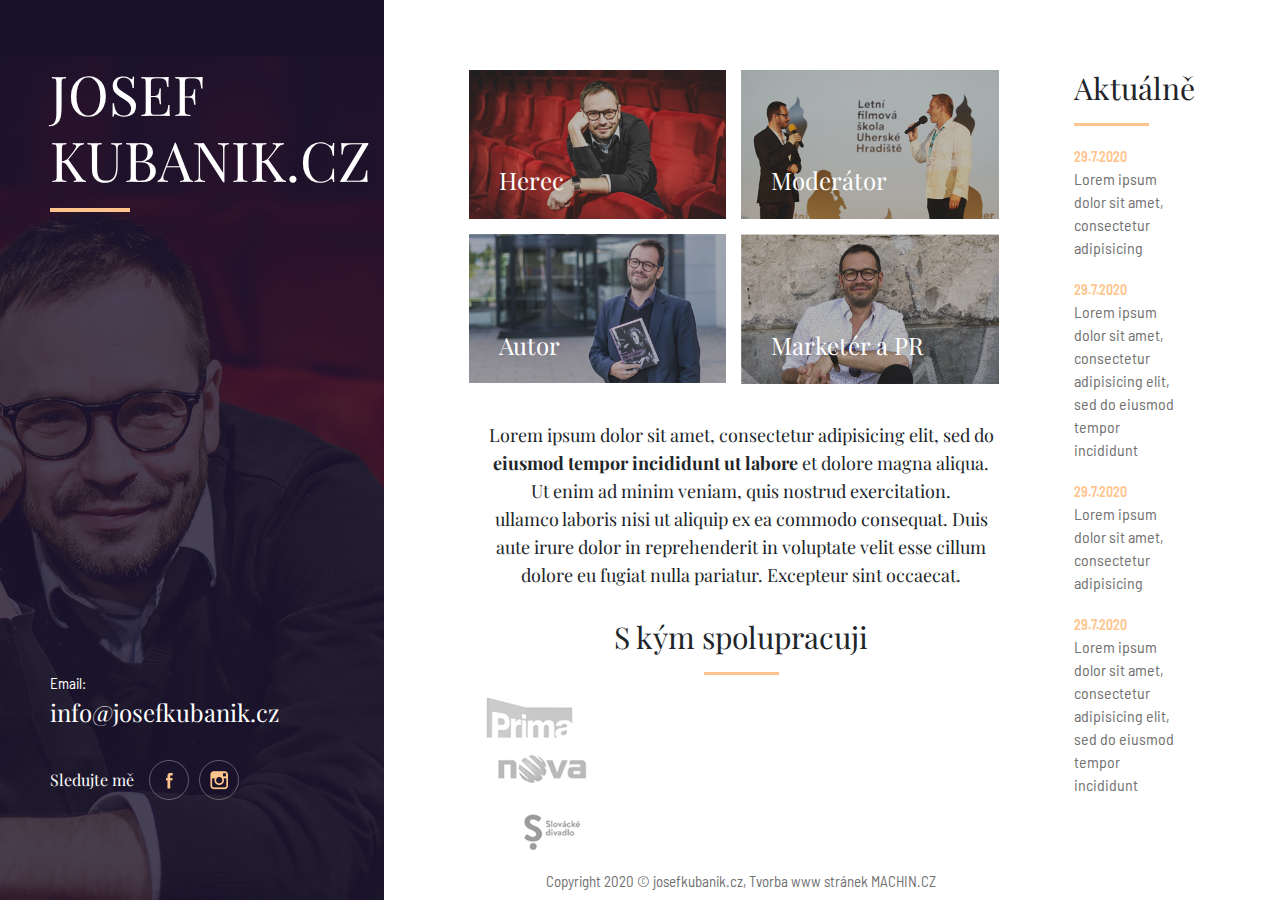
<file: index.html>
<html lang="en">
<head>
    <meta charset="UTF-8">
    <meta name="viewport" content="width=device-width, initial-scale=1.0">
    <link rel="stylesheet" href="https://stackpath.bootstrapcdn.com/bootstrap/4.5.0/css/bootstrap.min.css">
    <link rel="stylesheet" href="style.css">
    <link rel="stylesheet" href="css/owl.carousel.min.css">
    <link rel="stylesheet" href="css/owl.theme.default.min.css">
    <title>Kubanik</title>
</head>
<body>
    <div class="col-row">
        <div class="col-left">
            <div class="photo">
                <div class="name">
                    <a href="index.html"><h2>Josef<br>Kubanik.cz</h2></a>
                </div>
                <div class="contact">
                    <div class="email">
                        <p>Email:</p>
                        <a href="mailto:info@josefkubanik.cz">info@josefkubanik.cz</a>
                    </div>
                    <div class="socials">
                        <p>Sledujte mě</p>
                        <a href="#" class="icon"><img src="img/fb.png" alt="fb-icon"></a>
                        <a href="#" class="icon"><img src="img/ig.png" alt="ig-icon"></a>
                    </div>
                </div>
            </div>
        </div>
        <div class="col-right">
            <div id="content">
                <div class="row">
                    <div class="col-12 col-xl-9">
                        <div class="row">
                            <div class="col-12 col-xl-6 section-home">
                                <a href="#">
                                    <img src="img/herec.png" alt="herec" class="img-fluid">
                                    <p>Herec</p>    
                                </a>
                            </div>
                            <div class="col-12 col-xl-6 section-home">
                                <a href="#">
                                    <img src="img/moderator.png" alt="moderator" class="img-fluid">
                                    <p>Moderátor</p>    
                                </a>
                            </div>
                            <div class="col-12 col-xl-6 section-home">
                                <a href="#">
                                    <img src="img/autor.png" alt="autor" class="img-fluid">
                                    <p>Autor</p>    
                                </a>
                            </div>
                            <div class="col-12 col-xl-6 section-home">
                                <a href="#">
                                    <img src="img/marketer.png" alt="marketer" class="img-fluid">
                                    <p>Marketér a PR</p>    
                                </a>
                            </div>
                            <div class="col-12 home-desc">
                                <p>
                                    Lorem ipsum dolor sit amet, consectetur adipisicing elit, sed do <b>eiusmod tempor incididunt ut labore</b> et dolore magna aliqua. Ut enim ad minim veniam, quis nostrud exercitation.
                                </p>
                                <p>
                                    ullamco laboris nisi ut aliquip ex ea commodo consequat. Duis aute irure dolor in reprehenderit in voluptate velit esse cillum dolore eu fugiat nulla pariatur. Excepteur sint occaecat.
                                </p>
                            </div>
                            <div class="col-12 spoluprace">
                                <h2>S kým spolupracuji</h2>
                                <div class="spoluprace-carousel owl-carousel">
                                    <div class="item">
                                        <img src="img/prima.png" alt="prima">
                                    </div>
                                    <div class="item">
                                        <img src="img/nova.png" alt="nova">
                                    </div>
                                    <div class="item">
                                        <img src="img/divadlo.png" alt="divadlo">
                                    </div>
                                </div>
                            </div>
                            <div class="col-12 copyright">
                                <span>Copyright 2020 © josefkubanik.cz, Tvorba www stránek <a href="https://machin.cz/">MACHIN.CZ</a></span>
                            </div>
                        </div>
                    </div>
                    <div class="col-12 col-xl-3 home-news">
                        <h2>Aktuálně</h2>
                        <div class="news">
                            <div class="article">
                                <a href="#" class="date">29.7.2020</a>
                                <p class="ar-content">Lorem ipsum dolor sit amet, consectetur adipisicing</p>
                            </div>
                            <div class="article">
                                <a href="#" class="date">29.7.2020</a>
                                <p class="ar-content">Lorem ipsum dolor sit amet, consectetur adipisicing elit, sed do eiusmod tempor incididunt </p>
                            </div>
                            <div class="article">
                                <a href="#" class="date">29.7.2020</a>
                                <p class="ar-content">Lorem ipsum dolor sit amet, consectetur adipisicing</p>
                            </div>
                            <div class="article">
                                <a href="#" class="date">29.7.2020</a>
                                <p class="ar-content">Lorem ipsum dolor sit amet, consectetur adipisicing elit, sed do eiusmod tempor incididunt </p>
                            </div>
                        </div>
                    </div>
                </div>
            </div>
        </div>    
    </div>
    <script src="https://code.jquery.com/jquery-3.5.1.slim.min.js" integrity="sha384-DfXdz2htPH0lsSSs5nCTpuj/zy4C+OGpamoFVy38MVBnE+IbbVYUew+OrCXaRkfj" crossorigin="anonymous"></script>
    <script src="https://cdn.jsdelivr.net/npm/popper.js@1.16.0/dist/umd/popper.min.js" integrity="sha384-Q6E9RHvbIyZFJoft+2mJbHaEWldlvI9IOYy5n3zV9zzTtmI3UksdQRVvoxMfooAo" crossorigin="anonymous"></script>
    <script src="https://stackpath.bootstrapcdn.com/bootstrap/4.5.0/js/bootstrap.min.js" integrity="sha384-OgVRvuATP1z7JjHLkuOU7Xw704+h835Lr+6QL9UvYjZE3Ipu6Tp75j7Bh/kR0JKI" crossorigin="anonymous"></script>
    <script src="js/owl.carousel.min.js"></script>
    <script>
        $(document).ready(function () {
            $('.spoluprace-carousel').owlCarousel({
                loop:true,
                loop:true,
                nav: true,
                navText: ["<img src='img/arrow-l.png'>","<img src='img/arrow-r.png'>"],
                responsive:{
                0:{
                    items:2,
                },
                600:{
                    items:2,
                },
                1000:{
                    items:3,
                }
                },
            });
        });
    </script>
</body>
</html>
</file>
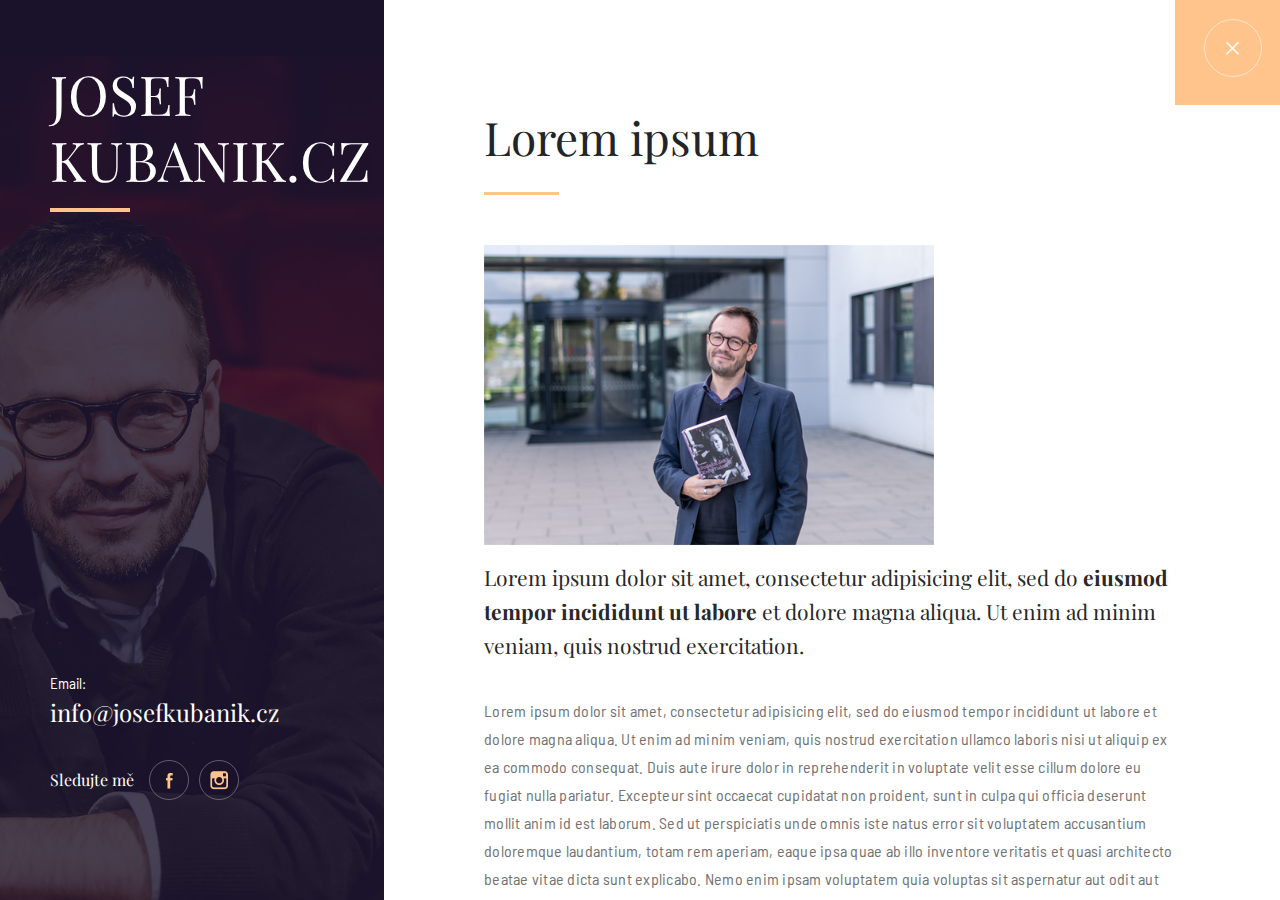
<file: detail.html>
<html lang="en">
<head>
    <meta charset="UTF-8">
    <meta name="viewport" content="width=device-width, initial-scale=1.0">
    <link rel="stylesheet" href="https://stackpath.bootstrapcdn.com/bootstrap/4.5.0/css/bootstrap.min.css">
    <link rel="stylesheet" href="style.css">
    <link rel="stylesheet" href="css/owl.carousel.min.css">
    <link rel="stylesheet" href="css/owl.theme.default.min.css">
    <title>Kubanik</title>
</head>
<body>
    <div class="col-row">
        <div class="col-left">
            <div class="photo">
                <div class="name">
                    <a href="index.html"><h2>Josef<br>Kubanik.cz</h2></a>
                </div>
                <div class="contact">
                    <div class="email">
                        <p>Email:</p>
                        <a href="mailto:info@josefkubanik.cz">info@josefkubanik.cz</a>
                    </div>
                    <div class="socials">
                        <p>Sledujte mě</p>
                        <a href="#" class="icon"><img src="img/fb.png" alt="fb-icon"></a>
                        <a href="#" class="icon"><img src="img/ig.png" alt="ig-icon"></a>
                    </div>
                </div>
            </div>
        </div>
        <div class="col-right">
            <div id="content" class="subpage">
                <div class="cross">
                    <a href="index.html" class="circle">
                        <img src="img/cross.png" alt="cross">
                    </a>
                </div>
                <div class="row">
                    <div class="col-12 side-news detail-news">
                        <h1>Lorem ipsum</h1>
                        <div class="news">
                            <div class="article">
                                <a>
                                    <img src="img/article-detail.png" alt="article" class="img-fluid">    
                                </a>
                                <div>
                                    <h3 href="detail.html" class="title">Lorem ipsum dolor sit amet, consectetur adipisicing elit, sed do <b>eiusmod tempor incididunt ut labore </b>et dolore magna aliqua. Ut enim ad minim veniam, quis nostrud exercitation.</h3>
                                    <p>Lorem ipsum dolor sit amet, consectetur adipisicing elit, sed do eiusmod tempor incididunt ut labore et dolore magna aliqua. Ut enim ad minim veniam, quis nostrud exercitation ullamco laboris nisi ut aliquip ex ea commodo consequat. Duis aute irure dolor in reprehenderit in voluptate velit esse cillum dolore eu fugiat nulla pariatur. Excepteur sint occaecat cupidatat non proident, sunt in culpa qui officia deserunt mollit anim id est laborum. Sed ut perspiciatis unde omnis iste natus error sit voluptatem accusantium doloremque laudantium, totam rem aperiam, eaque ipsa quae ab illo inventore veritatis et quasi architecto beatae vitae dicta sunt explicabo. Nemo enim ipsam voluptatem quia voluptas sit aspernatur aut odit aut fugit, sed quia consequuntur magni dolores eos qui ratione voluptatem sequi nesciunt. </p>
                                    <p>Neque porro quisquam est, qui dolorem ipsum quia dolor sit amet, consectetur, adipisci velit, sed quia non numquam eius modi tempora incidunt ut labore et dolore magnam aliquam quaerat voluptatem.</p>
                                </div>
                            </div>
                        </div>
                    </div>
                    <div class="col-12 copyright">
                        <span>Copyright 2020 © josefkubanik.cz, Tvorba www stránek <a href="https://machin.cz/">MACHIN.CZ</a></span>
                    </div>
                </div>
            </div>
        </div>    
    </div>
    <script src="https://code.jquery.com/jquery-3.5.1.slim.min.js" integrity="sha384-DfXdz2htPH0lsSSs5nCTpuj/zy4C+OGpamoFVy38MVBnE+IbbVYUew+OrCXaRkfj" crossorigin="anonymous"></script>
    <script src="https://cdn.jsdelivr.net/npm/popper.js@1.16.0/dist/umd/popper.min.js" integrity="sha384-Q6E9RHvbIyZFJoft+2mJbHaEWldlvI9IOYy5n3zV9zzTtmI3UksdQRVvoxMfooAo" crossorigin="anonymous"></script>
    <script src="https://stackpath.bootstrapcdn.com/bootstrap/4.5.0/js/bootstrap.min.js" integrity="sha384-OgVRvuATP1z7JjHLkuOU7Xw704+h835Lr+6QL9UvYjZE3Ipu6Tp75j7Bh/kR0JKI" crossorigin="anonymous"></script>
    <script src="js/owl.carousel.min.js"></script>
    <script>
        $(document).ready(function () {
            $('.spoluprace-carousel').owlCarousel({
                loop:true,
                loop:true,
                nav: true,
                navText: ["<img src='img/arrow-l.png'>","<img src='img/arrow-r.png'>"],
                responsive:{
                0:{
                    items:2,
                },
                600:{
                    items:2,
                },
                1000:{
                    items:5,
                }
                },
            });
        });
    </script>
</body>
</html>
</file>
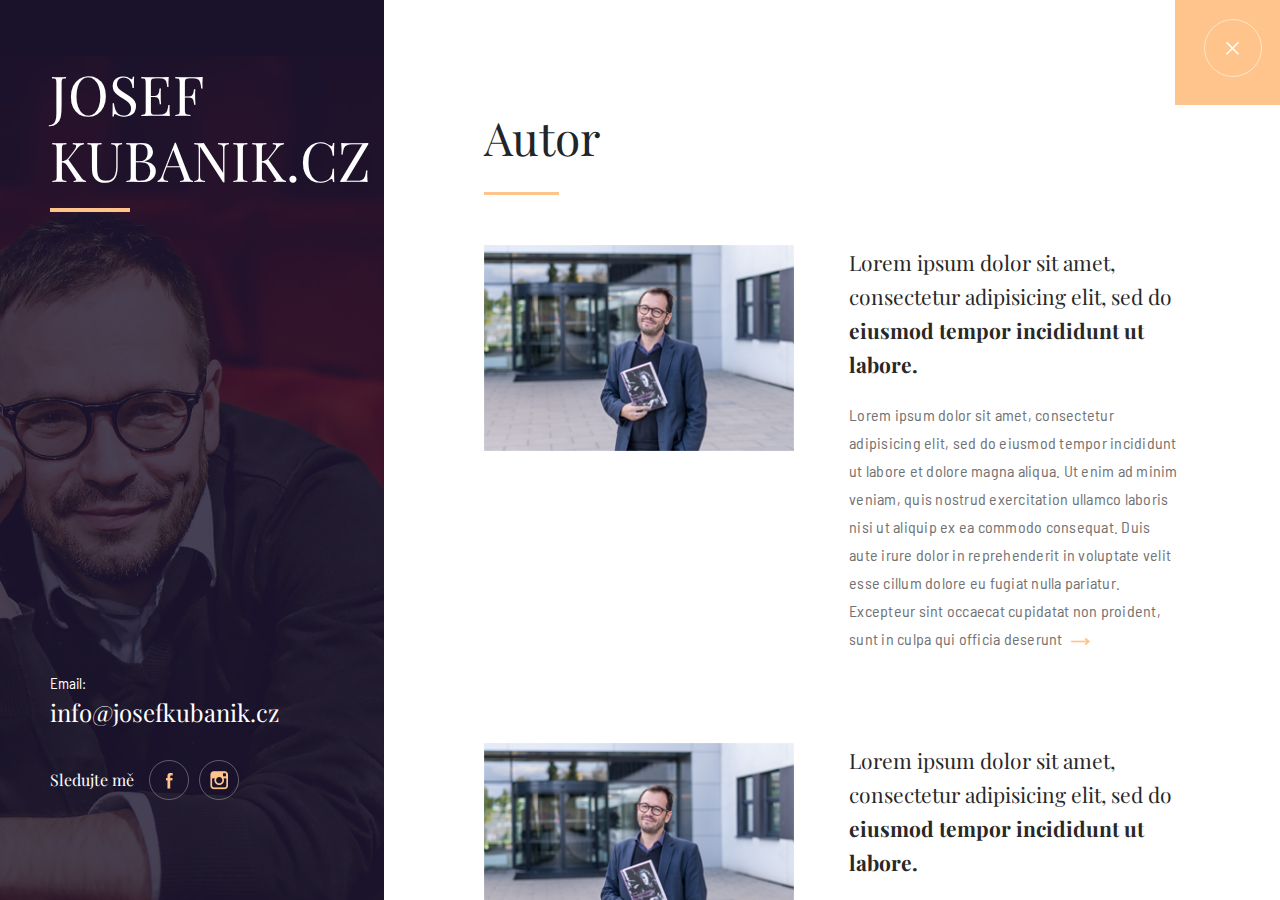
<file: news.html>
<html lang="en">
<head>
    <meta charset="UTF-8">
    <meta name="viewport" content="width=device-width, initial-scale=1.0">
    <link rel="stylesheet" href="https://stackpath.bootstrapcdn.com/bootstrap/4.5.0/css/bootstrap.min.css">
    <link rel="stylesheet" href="style.css">
    <link rel="stylesheet" href="css/owl.carousel.min.css">
    <link rel="stylesheet" href="css/owl.theme.default.min.css">
    <title>Kubanik</title>
</head>
<body>
    <div class="col-row">
        <div class="col-left">
            <div class="photo">
                <div class="name">
                    <a href="index.html"><h2>Josef<br>Kubanik.cz</h2></a>
                </div>
                <div class="contact">
                    <div class="email">
                        <p>Email:</p>
                        <a href="mailto:info@josefkubanik.cz">info@josefkubanik.cz</a>
                    </div>
                    <div class="socials">
                        <p>Sledujte mě</p>
                        <a href="#" class="icon"><img src="img/fb.png" alt="fb-icon"></a>
                        <a href="#" class="icon"><img src="img/ig.png" alt="ig-icon"></a>
                    </div>
                </div>
            </div>
        </div>
        <div class="col-right">
            <div id="content" class="subpage">
                <div class="cross">
                    <a href="index.html" class="circle">
                        <img src="img/cross.png" alt="cross">
                    </a>
                </div>
                <div class="row">
                    <div class="col-12 side-news">
                        <h1>Autor</h1>
                        <div class="news">
                            <div class="article">
                                <a href="detail.html">
                                    <img src="img/article.png" alt="article" class="img-fluid">    
                                </a>
                                <div>
                                    <a href="detail.html" class="title">Lorem ipsum dolor sit amet, consectetur adipisicing elit, sed do <b>eiusmod tempor incididunt ut labore.</b></a>
                                    <p>Lorem ipsum dolor sit amet, consectetur adipisicing elit, sed do eiusmod tempor incididunt ut labore et dolore magna aliqua. Ut enim ad minim veniam, quis nostrud exercitation ullamco laboris nisi ut aliquip ex ea commodo consequat. Duis aute irure dolor in reprehenderit in voluptate velit esse cillum dolore eu fugiat nulla pariatur. Excepteur sint occaecat cupidatat non proident, sunt in culpa qui officia deserunt <a href="detail.html" class="arr"><img src="img/arrow-more.png" alt=""></a></p>
                                </div>
                            </div>
                            <div class="article">
                                <a href="detail.html">
                                    <img src="img/article.png" alt="article" class="img-fluid">    
                                </a>
                                <div>
                                    <a href="detail.html" class="title">Lorem ipsum dolor sit amet, consectetur adipisicing elit, sed do <b>eiusmod tempor incididunt ut labore.</b></a>
                                    <p>Lorem ipsum dolor sit amet, consectetur adipisicing elit, sed do eiusmod tempor incididunt ut labore et dolore magna aliqua. Ut enim ad minim veniam, quis nostrud exercitation ullamco laboris nisi ut aliquip ex ea commodo consequat. Duis aute irure dolor in reprehenderit in voluptate velit esse cillum dolore eu fugiat nulla pariatur. Excepteur sint occaecat cupidatat non proident, sunt in culpa qui officia deserunt <a href="detail.html" class="arr"><img src="img/arrow-more.png" alt=""></a></p>
                                </div>
                            </div>
                            <div class="article">
                                <a href="detail.html">
                                    <img src="img/article.png" alt="article" class="img-fluid">    
                                </a>
                                <div>
                                    <a href="detail.html" class="title">Lorem ipsum dolor sit amet, consectetur adipisicing elit, sed do <b>eiusmod tempor incididunt ut labore.</b></a>
                                    <p>Lorem ipsum dolor sit amet, consectetur adipisicing elit, sed do eiusmod tempor incididunt ut labore et dolore magna aliqua. Ut enim ad minim veniam, quis nostrud exercitation ullamco laboris nisi ut aliquip ex ea commodo consequat. Duis aute irure dolor in reprehenderit in voluptate velit esse cillum dolore eu fugiat nulla pariatur. Excepteur sint occaecat cupidatat non proident, sunt in culpa qui officia deserunt <a href="detail.html" class="arr"><img src="img/arrow-more.png" alt=""></a></p>
                                </div>
                            </div>
                        </div>
                    </div>
                    <div class="col-12 copyright">
                        <span>Copyright 2020 © josefkubanik.cz, Tvorba www stránek <a href="https://machin.cz/">MACHIN.CZ</a></span>
                    </div>
                </div>
            </div>
        </div>    
    </div>
    <script src="https://code.jquery.com/jquery-3.5.1.slim.min.js" integrity="sha384-DfXdz2htPH0lsSSs5nCTpuj/zy4C+OGpamoFVy38MVBnE+IbbVYUew+OrCXaRkfj" crossorigin="anonymous"></script>
    <script src="https://cdn.jsdelivr.net/npm/popper.js@1.16.0/dist/umd/popper.min.js" integrity="sha384-Q6E9RHvbIyZFJoft+2mJbHaEWldlvI9IOYy5n3zV9zzTtmI3UksdQRVvoxMfooAo" crossorigin="anonymous"></script>
    <script src="https://stackpath.bootstrapcdn.com/bootstrap/4.5.0/js/bootstrap.min.js" integrity="sha384-OgVRvuATP1z7JjHLkuOU7Xw704+h835Lr+6QL9UvYjZE3Ipu6Tp75j7Bh/kR0JKI" crossorigin="anonymous"></script>
    <script src="js/owl.carousel.min.js"></script>
    <script>
        $(document).ready(function () {
            $('.spoluprace-carousel').owlCarousel({
                loop:true,
                loop:true,
                nav: true,
                navText: ["<img src='img/arrow-l.png'>","<img src='img/arrow-r.png'>"],
                responsive:{
                0:{
                    items:2,
                },
                600:{
                    items:2,
                },
                1000:{
                    items:5,
                }
                },
            });
        });
    </script>
</body>
</html>
</file>
<file: style.css>
@import url('https://fonts.googleapis.com/css2?family=Barlow+Semi+Condensed:wght@400;500;600;700&family=Playfair+Display:wght@400;500;600;700;800&display=swap');
.col-row {
    display: flex;
    height: 100%;
}
.col-left .photo {
    background-image: url("img/main-photo.png");
    background-position: center center;
    background-size: cover;
    height: 100%;
    padding: 60px 50px 100px 50px;
    display: grid;
}
.col-left {
    width: 30%;
}
.col-left .name h2 {
    font-family: 'Playfair Display', serif;
    color: #fff;
    font-size: 55px;
    text-transform: uppercase;
    font-weight: 400;
    position: relative;
}
.col-left .name a {
    text-decoration: none;
}
.col-left .name h2::before {
    height: 4px;
    width: 80px;
    background-color: #ffc48b;
    content: "";
    display: block;
    position: absolute;
    bottom: -20px;
}
.col-left .contact {
    align-self: flex-end;
}
.col-left .contact .email {
    margin-bottom: 30px;
}
.col-left .contact .email p {
    font-family: 'Barlow Semi Condensed', sans-serif;
    color: #fff;
    font-size: 15px;
    margin-bottom: 0;
}
.col-left .contact .email a {
    font-family: 'Playfair Display', serif;
    color: #fff;
    font-size: 24px;
    font-weight: 400;
    transition-duration: 0.1s;
}
.col-left .contact .email a:hover {
    color: #ffc48b;
    text-decoration: none;
}
.col-left .contact .socials {
    display: flex;
    align-items: center;
}
.col-left .contact .socials p {
    font-family: 'Playfair Display', serif;
    color: #fff;
    font-size: 16px;
    font-weight: 400;
    margin-bottom: 0;
}
.col-left .contact .socials .icon {
    border: 1px solid #dadada5e;
    border-radius: 35px;
    height: 40px;
    width: 40px;
    display: flex;
    justify-content: center;
    align-items: center;
    transition-duration: 0.1s;
    margin-left: 10px;
}
.col-left .contact .socials .icon:first-of-type {
    margin-left: 15px;
}
.col-left .contact .socials .icon:hover {
    background: #dadada5e;
}
.col-right {
    width: 70%;
}
.col-right #content {
    padding: 70px 100px 35px;
    height: 100%;
    overflow-y:auto;
}
.col-right #content.subpage {
    padding: 110px 100px 55px;
}
#content .section-home {
    padding: 0 15px 15px 0;
    position: relative;
}
#content .section-home img {
    width: 100%;
}
#content .section-home img:hover {
}
#content .section-home p {
    position: absolute;
    color: #fff;
    font-family: 'Playfair Display', serif;
    font-size: 24px;
    bottom: 20px;
    left: 30px;
    font-weight: 400;
}
#content .home-news {
    padding-left: 60px;
}
#content .home-news .article {
    margin-bottom: 20px;
}
#content .home-news h2 {
    font-weight: 400;
    font-family: 'Playfair Display', serif;
    font-size: 30px;
    position: relative;
    margin-bottom: 40px;
}
#content .home-news h2::before {
    height: 3px;
    width: 75px;
    background-color: #ffc48b;
    content: "";
    display: block;
    position: absolute;
    bottom: -20px;
}
#content .home-news .ar-content {
    font-family: 'Barlow Semi Condensed', sans-serif;
    font-size: 16px;
    color: #727272;
    line-height: 23px;
}
#content .home-news .date {
    color: #ffc48b;
    font-family: 'Barlow Semi Condensed', sans-serif;
    font-size: 14px;
    font-weight: 600;
    margin-bottom: 0px;
}
#content .home-desc {
    margin-top: 22px;
    margin-bottom: 30px;
}
#content .home-desc p {
    font-family: 'Playfair Display', serif;
    font-size: 18px;
    font-weight: 400;
    margin-bottom: 0px;
    text-align: center;
    line-height: 28px;
}
#content .spoluprace h2 {
    font-weight: 400;
    font-family: 'Playfair Display', serif;
    font-size: 30px;
    position: relative;
    margin-bottom: 40px;
    text-align: center;
}
#content .spoluprace h2::before {
    height: 3px;
    width: 75px;
    background-color: #ffc48b;
    content: "";
    display: block;
    position: absolute;
    bottom: -20px;
    margin: auto;
    left: 0;
    right: 0;
}
#content .spoluprace-carousel {
    max-width: 600px;
    display: block;
    margin: auto;
}
#content .spoluprace-carousel .owl-nav {
    display: unset;
}
#content .spoluprace-carousel .owl-nav button:focus {
    outline: none;
    box-shadow: none;
}
#content .spoluprace-carousel .owl-nav .owl-prev {
    position: absolute;
    left: -50px;
    top: 10px;
}
#content .spoluprace-carousel .owl-nav .owl-next {
    position: absolute;
    right: -50px;
    top: 10px;
}
@media (max-width: 1200px) {
    .col-left {
        width: 40%;
    }
    .col-right {
        width: 60%;
    }
    #content .home-news {
        text-align: center;
        padding-left: 15px;
        margin-top: 30px;
    }
    #content .home-news h2::before {
        margin: auto;
        left: 0;
        right: 0;
    }
    #content .section-home {
        padding: 0 15px 15px 15px;
    }
}
@media (max-width: 993px) {
    .col-left {
        width: 47%;
    }
    .col-right {
        width: 53%;
    }
    .col-right #content {
        padding: 40px 25px;
    }
    #content .spoluprace-carousel {
        max-width: 300px;
    }
    .col-left .photo {
        padding: 30px 25px 50px 25px;
    }
}
@media (max-width: 767px) {
    .col-left {
        width: 100%;
    }
    .col-right {
        width: 100%;
    }
    .col-row {
        flex-direction: column;
    }
    .col-left .name {
        margin-bottom: 40px;
    }
    .col-left .name h2 {
        font-size: 50px;
    }
    #content .spoluprace-carousel {
        max-width: 200px;
    }
}

/* NEWS PAGE */
#content .side-news h1 {
    font-weight: 400;
    font-family: 'Playfair Display', serif;
    font-size: 46px;
    position: relative;
    margin-bottom: 80px;
}
#content .side-news h1::before {
    height: 3px;
    width: 75px;
    background-color: #ffc48b;
    content: "";
    display: block;
    position: absolute;
    bottom: -30px;
}
#content .side-news .article {
    display: flex;
    margin-bottom: 90px;
}
#content .side-news .article img {
    max-width: 310px;
    align-self: center;
}
#content .side-news .article div {
    margin-left: 55px;
}
#content .side-news .article .title {
    color: #282828;
    font-weight: 400;
    font-family: 'Playfair Display', serif;
    font-size: 21px;
    line-height: 34px;
    margin-bottom: 20px;
    display: block;
}
#content .side-news .article p {
    color: #727272;
    font-family: 'Barlow Semi Condensed', sans-serif;
    font-size: 16px;
    font-weight: 400;
    letter-spacing: 0.25px;
    line-height: 28px;
    display: block;
}
#content .side-news .article p .arr {
    margin-left: 5px;
}
.copyright {
    margin-top: 10px;
    text-align: center;
}
.copyright span {
    font-family: 'Barlow Semi Condensed', sans-serif;
    font-size: 15px;
    color: #727272;
    line-height: 23px;
    text-align: center;
}
.copyright span a {
    font-family: 'Barlow Semi Condensed', sans-serif;
    font-size: 15px;
    color: #727272;
    line-height: 23px;
}
@media (max-width: 1200px) {
    #content .side-news .article {
        flex-direction: column;
        margin-bottom: 70px;
    }
    #content .side-news .article div {
        margin-left: 0px;
        margin-top: 15px;
    }
    #content .side-news .article img {
        max-width: 100%; 
    }
}
@media (min-width: 993px) {
    #content.subpage {
        position: relative;
    }
    .cross {
        position: absolute;
        top: 0;
        right: 0;
        width: 105px;
        height: 105px;
        background-color: #ffc48b;
        display: flex;
        justify-content: center;
        align-items: center;
        padding: 0 0 10px 10px;
    }
    .cross .circle {
        border: 1px solid #ffffff8a;
        border-radius: 35px;
        width: 58px;
        height: 58px;
        display: flex;
        justify-content: center;
        align-items: center;
        transition-duration: 0.1s;
    }
    .cross .circle:hover {
        background-color: #ffffff52;
    }
}
@media (max-width: 993px) {
    .col-right #content.subpage {
        padding: 40px 25px;
    }
    .cross {
        display: none;
    }
}


/* DETAIL */
#content .detail-news .article img {
    max-width: 560px;
    align-self: center;
}
#content .detail-news .article .title {
    margin-bottom: 35px;
}
#content .side-news .article p {
    margin-bottom: 0;
}

@media (max-width: 1800px) {
    #content .detail-news .article img {
        max-width: 450px;
    }
}
@media (max-width: 1500px) {
    #content .detail-news .article {
        flex-direction: column;
    }
    #content .detail-news .article div {
        margin-left: 0px;
        margin-top: 15px;
    }
}
@media (max-width: 1200px) {
    #content .detail-news .article img {
        max-width: 100%; 
    }
}

.spoluprace-carousel img {
    max-width: 135px;
    margin: auto;
}
</file>
